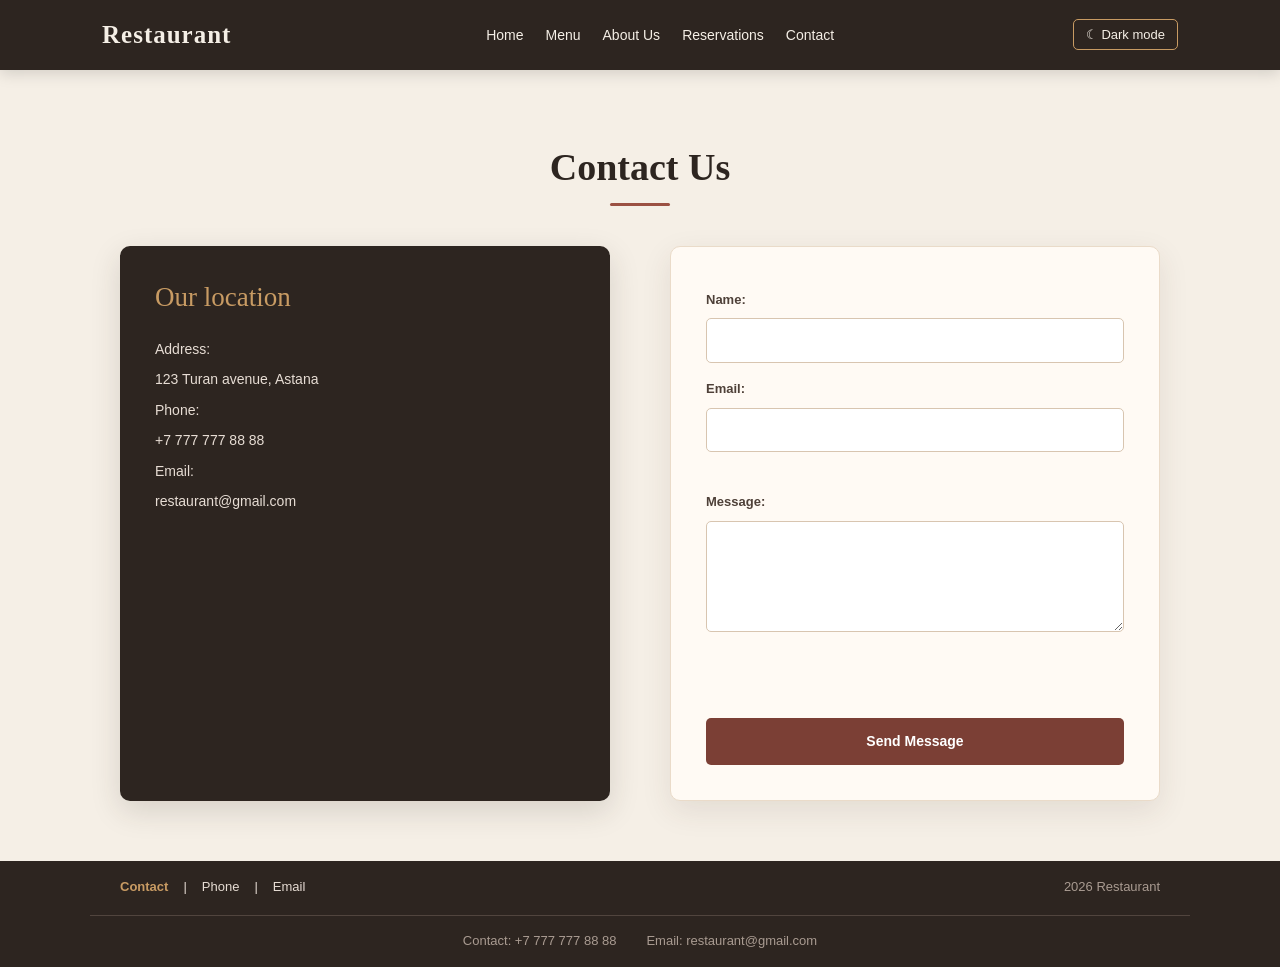
<file: contact.html>
<!DOCTYPE html>
<html lang="en">
<head>
    <meta charset="UTF-8">
    <meta name="viewport" content="width=device-width, initial-scale=1.0">
    <title>Restaurant - Contact</title>

    <link href="https://cdn.jsdelivr.net/npm/bootstrap@5.3.3/dist/css/bootstrap.min.css" rel="stylesheet">
    <link rel="stylesheet" href="style.css">
</head>

<body>
<div class="site-wrapper">

    <nav class="navbar navbar-expand-lg restaurant-nav">
        <div class="container">
            <a class="navbar-brand" href="index.html">Restaurant</a>

            <button class="navbar-toggler" type="button" data-bs-toggle="collapse" data-bs-target="#mainNav">
                <span class="navbar-toggler-icon"></span>
            </button>

            <div class="collapse navbar-collapse" id="mainNav">
                <ul class="navbar-nav mx-auto">
                    <li class="nav-item"><a class="nav-link" href="index.html">Home</a></li>
                    <li class="nav-item"><a class="nav-link" href="menu.html">Menu</a></li>
                    <li class="nav-item"><a class="nav-link" href="about.html">About Us</a></li>
                    <li class="nav-item"><a class="nav-link" href="reservation.html">Reservations</a></li>
                    <li class="nav-item"><a class="nav-link" href="contact.html">Contact</a></li>
                </ul>

                <button type="button" class="theme-toggle" id="themeToggle" aria-label="Switch color theme">
                    <span aria-hidden="true">☾</span> Dark mode
                </button>
            </div>
        </div>
    </nav>

    <main class="container contact-page">
        <h1 class="page-title">Contact Us</h1>

        <div class="contact-grid">
            <section class="contact-info">
                <h2>Our location</h2>

                <p>Address:</p>
                <p>123 Turan avenue, Astana</p>

                <p>Phone:</p>
                <p>+7 777 777 88 88</p>

                <p>Email:</p>
                <p>restaurant@gmail.com</p>
            </section>

            <section class="contact-form">
                <form id="contactForm" novalidate>
                    <label for="contact-name">Name:</label>
                    <input type="text" id="contact-name" required>

                    <label for="contact-email">Email:</label>
                    <input type="email" id="contact-email" required>
                    <small class="field-error" id="contactEmailError"></small>

                    <label for="contact-message">Message:</label>
                    <textarea id="contact-message" rows="4" required></textarea>
                    <small class="field-error" id="contactMessageError"></small>

                    <p id="contactMessageStatus" class="form-message" role="status" aria-live="polite"></p>

                    <button type="submit" class="reservation-button">Send Message</button>
                </form>
            </section>
        </div>
    </main>

    <footer class="footer">
        <div class="footer-top">
            <a href="contact.html">Contact</a>
            <span>|</span>
            <span>Phone</span>
            <span>|</span>
            <span>Email</span>
            <span class="copyright">2026 Restaurant</span>
        </div>

        <div class="footer-bottom">
            <p>Contact: +7 777 777 88 88</p>
            <p>Email: restaurant@gmail.com</p>
        </div>
    </footer>

</div>

<script src="https://cdn.jsdelivr.net/npm/bootstrap@5.3.3/dist/js/bootstrap.bundle.min.js"></script>
<script src="https://code.jquery.com/jquery-3.7.1.min.js"></script>
<script src="js/script.js"></script>
<script src="js/jquery-functions.js"></script>

</body>
</html>
</file>
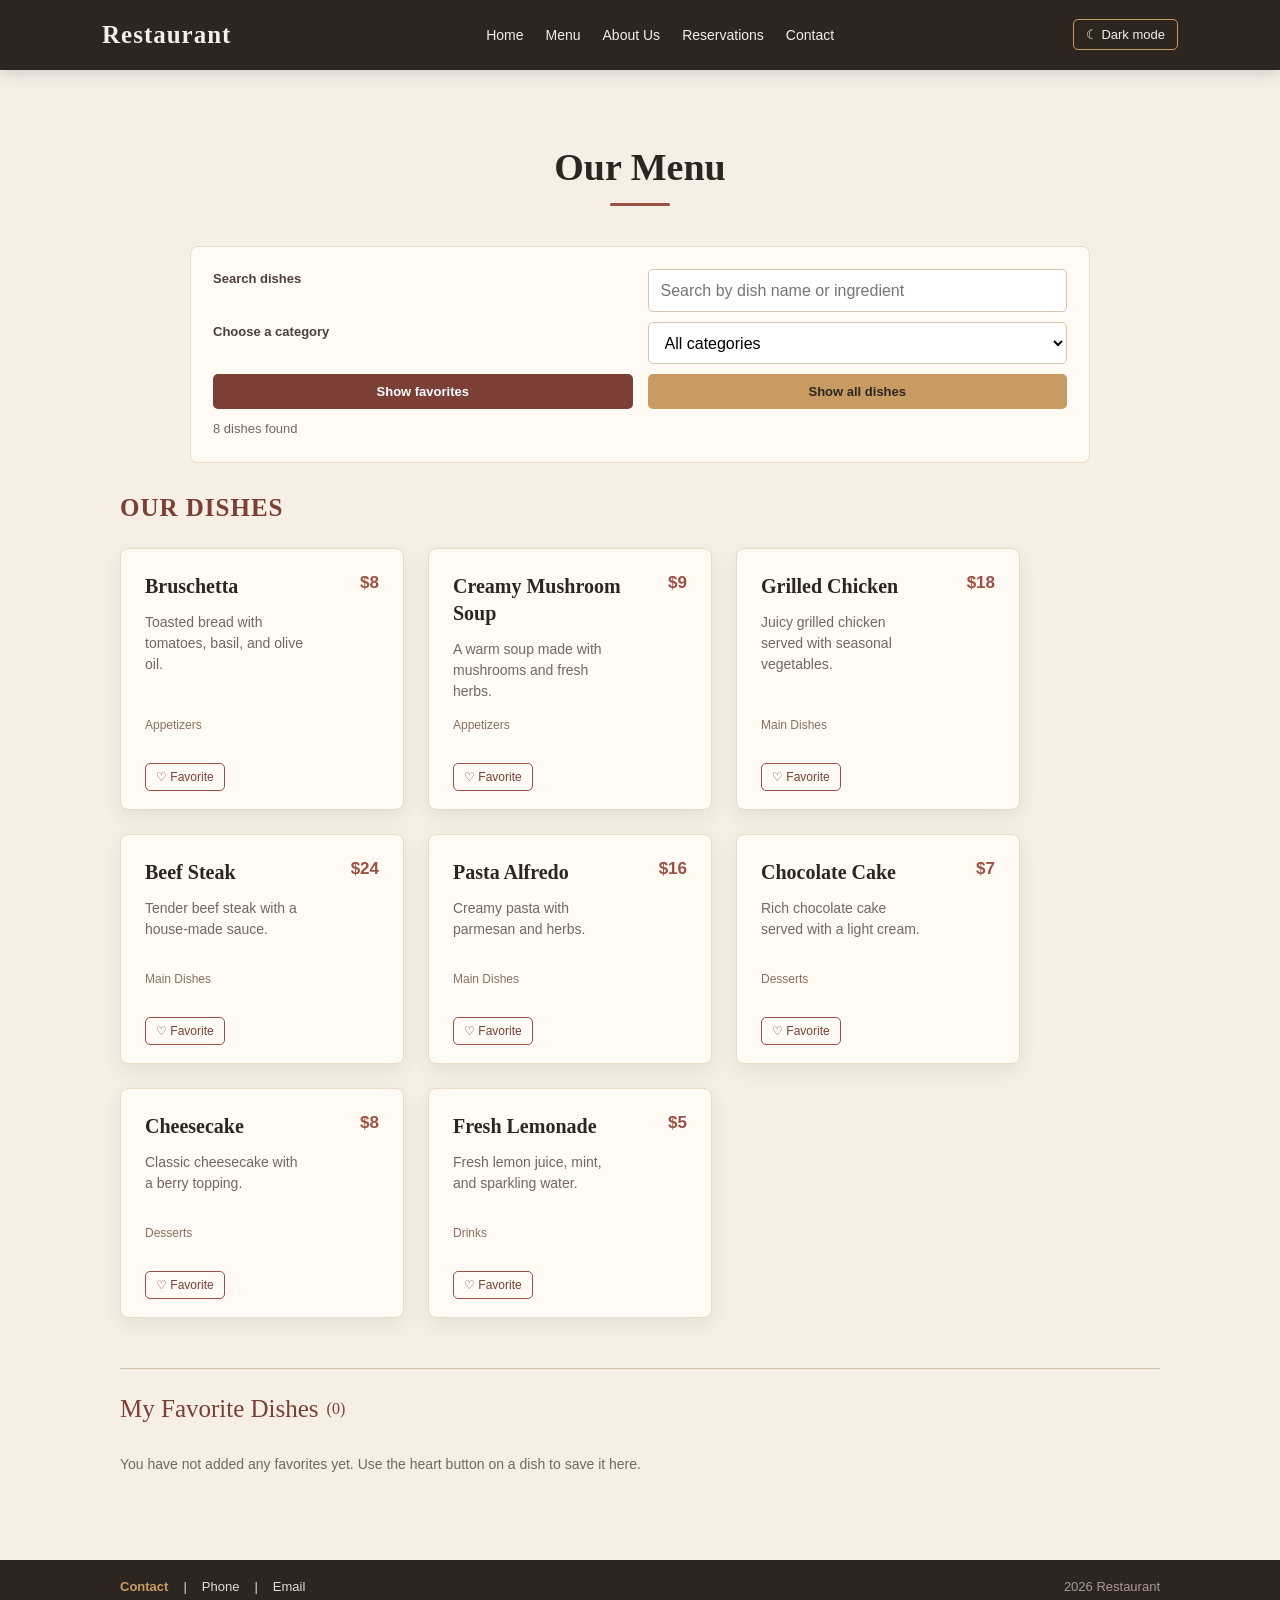
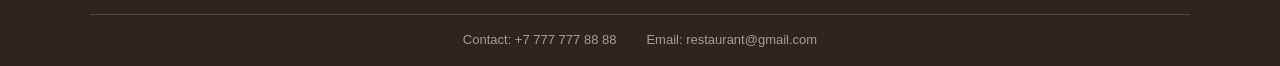
<file: menu.html>
<!DOCTYPE html>
<html lang="en">
<head>
    <meta charset="UTF-8">
    <meta name="viewport" content="width=device-width, initial-scale=1.0">
    <title>Restaurant - Menu</title>

    <link href="https://cdn.jsdelivr.net/npm/bootstrap@5.3.3/dist/css/bootstrap.min.css" rel="stylesheet">
    <link rel="stylesheet" href="style.css">
</head>

<body>
<div class="site-wrapper">

    <nav class="navbar navbar-expand-lg restaurant-nav">
        <div class="container">
            <a class="navbar-brand" href="index.html">Restaurant</a>

            <button class="navbar-toggler" type="button" data-bs-toggle="collapse" data-bs-target="#mainNav">
                <span class="navbar-toggler-icon"></span>
            </button>

            <div class="collapse navbar-collapse" id="mainNav">
                <ul class="navbar-nav mx-auto">
                    <li class="nav-item"><a class="nav-link" href="index.html">Home</a></li>
                    <li class="nav-item"><a class="nav-link" href="menu.html">Menu</a></li>
                    <li class="nav-item"><a class="nav-link" href="about.html">About Us</a></li>
                    <li class="nav-item"><a class="nav-link" href="reservation.html">Reservations</a></li>
                    <li class="nav-item"><a class="nav-link" href="contact.html">Contact</a></li>
                </ul>

                <button type="button" class="theme-toggle" id="themeToggle" aria-label="Switch color theme">
                    <span aria-hidden="true">☾</span> Dark mode
                </button>
            </div>
        </div>
    </nav>

    <main class="container menu-page">
        <h1 class="page-title">Our Menu</h1>

        <section class="menu-tools" aria-label="Menu search and filters">
            <label for="menuSearch">Search dishes</label>
            <input type="search" id="menuSearch" placeholder="Search by dish name or ingredient">

            <label for="categoryFilter">Choose a category</label>
            <select id="categoryFilter">
                <option value="all">All categories</option>
                <option value="Appetizers">Appetizers</option>
                <option value="Main Dishes">Main Dishes</option>
                <option value="Desserts">Desserts</option>
                <option value="Drinks">Drinks</option>
            </select>

            <button type="button" id="showFavorites" class="filter-button">Show favorites</button>
            <button type="button" id="showAllDishes" class="filter-button secondary-filter">Show all dishes</button>

            <p id="menuResultCount" class="menu-result-count" aria-live="polite"></p>
        </section>

        <section class="menu-section">
            <h2>Our dishes</h2>
            <div class="menu-grid" id="menuGrid" aria-live="polite"></div>
            <p id="noMenuResults" class="empty-state" hidden>
                No dishes match your search. Try another keyword or category.
            </p>
        </section>

        <section class="favorites-section" id="favoritesSection">
            <h2>My Favorite Dishes <span id="favoriteCount">(0)</span></h2>
            <div class="menu-grid" id="favoritesGrid"></div>
            <p id="emptyFavorites" class="empty-state">
                You have not added any favorites yet. Use the heart button on a dish to save it here.
            </p>
        </section>
    </main>

    <footer class="footer">
        <div class="footer-top">
            <a href="contact.html">Contact</a>
            <span>|</span>
            <span>Phone</span>
            <span>|</span>
            <span>Email</span>
            <span class="copyright">2026 Restaurant</span>
        </div>

        <div class="footer-bottom">
            <p>Contact: +7 777 777 88 88</p>
            <p>Email: restaurant@gmail.com</p>
        </div>
    </footer>

</div>

<script src="https://cdn.jsdelivr.net/npm/bootstrap@5.3.3/dist/js/bootstrap.bundle.min.js"></script>
<script src="https://code.jquery.com/jquery-3.7.1.min.js"></script>
<script src="js/script.js"></script>
<script src="js/jquery-functions.js"></script>

</body>
</html>
</file>
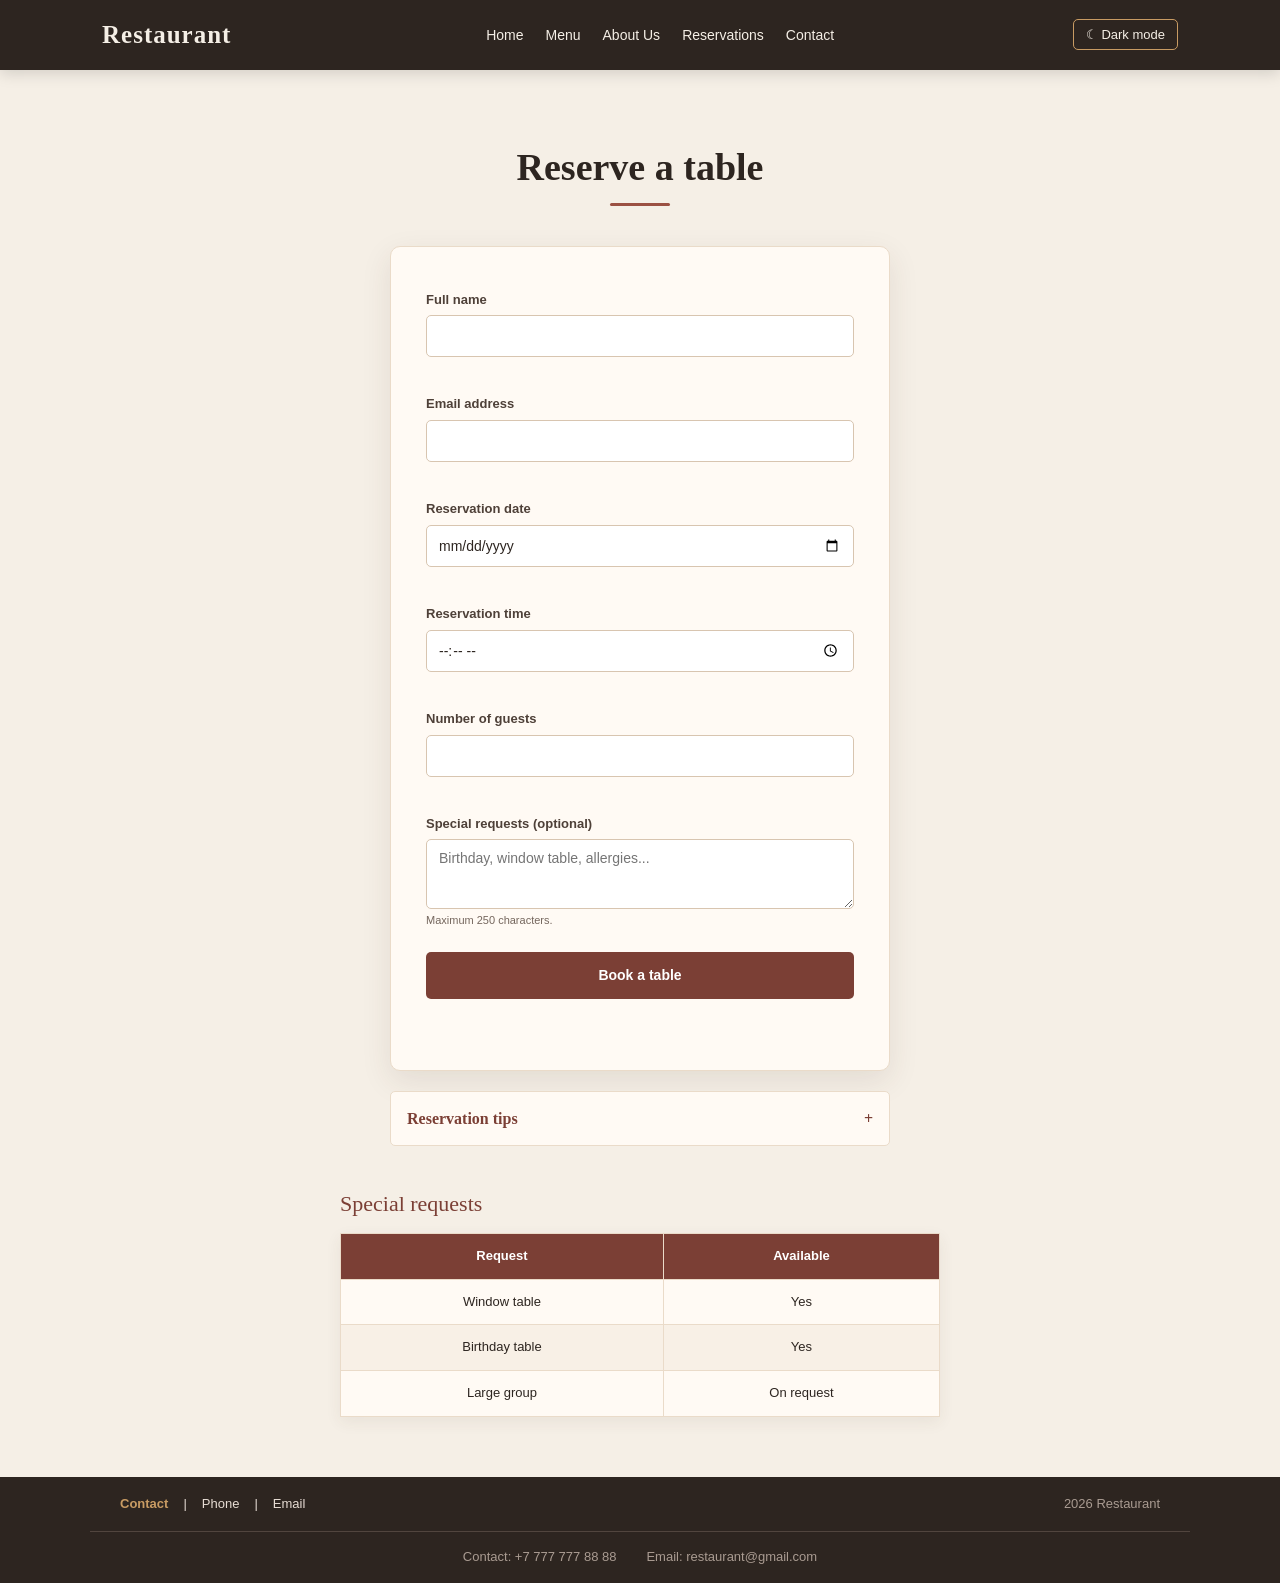
<file: reservation.html>
<!DOCTYPE html>
<html lang="en">
<head>
    <meta charset="UTF-8">
    <meta name="viewport" content="width=device-width, initial-scale=1.0">
    <title>Restaurant - Reservation</title>

    <link href="https://cdn.jsdelivr.net/npm/bootstrap@5.3.3/dist/css/bootstrap.min.css" rel="stylesheet">
    <link rel="stylesheet" href="style.css">
</head>

<body>
<div class="site-wrapper">

    <nav class="navbar navbar-expand-lg restaurant-nav">
        <div class="container">
            <a class="navbar-brand" href="index.html">Restaurant</a>

            <button class="navbar-toggler" type="button" data-bs-toggle="collapse" data-bs-target="#mainNav">
                <span class="navbar-toggler-icon"></span>
            </button>

            <div class="collapse navbar-collapse" id="mainNav">
                <ul class="navbar-nav mx-auto">
                    <li class="nav-item"><a class="nav-link" href="index.html">Home</a></li>
                    <li class="nav-item"><a class="nav-link" href="menu.html">Menu</a></li>
                    <li class="nav-item"><a class="nav-link" href="about.html">About Us</a></li>
                    <li class="nav-item"><a class="nav-link" href="reservation.html">Reservations</a></li>
                    <li class="nav-item"><a class="nav-link" href="contact.html">Contact</a></li>
                </ul>

                <button type="button" class="theme-toggle" id="themeToggle" aria-label="Switch color theme">
                    <span aria-hidden="true">☾</span> Dark mode
                </button>
            </div>
        </div>
    </nav>

    <main class="container reservation-page">
        <h1 class="page-title">Reserve a table</h1>

        <form class="reservation-form" id="reservationForm" novalidate>
            <div class="form-field">
                <label for="name">Full name</label>
                <input type="text" id="name" name="name" autocomplete="name" required minlength="2">
                <small class="field-error" id="nameError"></small>
            </div>

            <div class="form-field">
                <label for="email">Email address</label>
                <input type="email" id="email" name="email" autocomplete="email" required>
                <small class="field-error" id="emailError"></small>
            </div>

            <div class="form-field">
                <label for="date">Reservation date</label>
                <input type="date" id="date" name="date" required>
                <small class="field-error" id="dateError"></small>
            </div>

            <div class="form-field">
                <label for="time">Reservation time</label>
                <input type="time" id="time" name="time" required>
                <small class="field-error" id="timeError"></small>
            </div>

            <div class="form-field">
                <label for="guests">Number of guests</label>
                <input type="number" id="guests" name="guests" min="1" max="20" required>
                <small class="field-error" id="guestsError"></small>
            </div>

            <div class="form-field">
                <label for="requests">Special requests (optional)</label>
                <textarea id="requests" name="requests" rows="3" maxlength="250"
                    placeholder="Birthday, window table, allergies..."></textarea>
                <small class="field-hint">Maximum 250 characters.</small>
            </div>

            <button type="submit" class="reservation-button">Book a table</button>
            <p id="reservationMessage" class="form-message" role="status" aria-live="polite"></p>
        </form>

        <div class="reservation-help">
            <button type="button" class="help-toggle" aria-expanded="false">
                Reservation tips <span aria-hidden="true">+</span>
            </button>

            <div class="help-content">
                <p>
                    Please arrive a few minutes before your booking. For groups larger than
                    8 guests or special arrangements, include a note in the special requests field.
                </p>
            </div>
        </div>

        <section class="reservation-table">
            <h2>Special requests</h2>

            <table>
                <thead>
                    <tr>
                        <th>Request</th>
                        <th>Available</th>
                    </tr>
                </thead>

                <tbody>
                    <tr><td>Window table</td><td>Yes</td></tr>
                    <tr><td>Birthday table</td><td>Yes</td></tr>
                    <tr><td>Large group</td><td>On request</td></tr>
                </tbody>
            </table>
        </section>
    </main>

    <footer class="footer">
        <div class="footer-top">
            <a href="contact.html">Contact</a>
            <span>|</span>
            <span>Phone</span>
            <span>|</span>
            <span>Email</span>
            <span class="copyright">2026 Restaurant</span>
        </div>

        <div class="footer-bottom">
            <p>Contact: +7 777 777 88 88</p>
            <p>Email: restaurant@gmail.com</p>
        </div>
    </footer>

</div>

<script src="https://cdn.jsdelivr.net/npm/bootstrap@5.3.3/dist/js/bootstrap.bundle.min.js"></script>
<script src="https://code.jquery.com/jquery-3.7.1.min.js"></script>
<script src="js/script.js"></script>
<script src="js/jquery-functions.js"></script>

</body>
</html>
</file>
<file: style.css>
/* =========================================
   ENDTERM INTERACTIVE FEATURES
========================================= */

.theme-toggle {
    border: 1px solid #c89b63;
    color: #f5efe6;
    background: transparent;
    border-radius: 5px;
    padding: 7px 12px;
    font: 13px Arial, sans-serif;
    white-space: nowrap;
    transition: background-color .2s ease;
}

.theme-toggle:hover {
    background: #7b3f35;
}

.menu-tools {
    max-width: 900px;
    margin: 0 auto 30px;
    padding: 22px;
    background: #fffaf4;
    border: 1px solid #eadbc9;
    border-radius: 8px;
    display: grid;
    grid-template-columns: 1fr 1fr;
    gap: 10px 15px;
    font-family: Arial, sans-serif;
}

.menu-tools label {
    font-size: 13px;
    font-weight: bold;
    color: #4e4038;
}

.menu-tools input,
.menu-tools select {
    width: 100%;
    min-height: 42px;
    padding: 8px 12px;
    border: 1px solid #d8c5b0;
    border-radius: 5px;
    background: white;
}

.filter-button {
    border: 0;
    background: #7b3f35;
    color: white;
    padding: 10px 14px;
    border-radius: 5px;
    font: bold 13px Arial, sans-serif;
}

.secondary-filter {
    background: #c89b63;
    color: #2d2520;
}

.menu-result-count {
    grid-column: 1 / -1;
    margin: 0;
    color: #75675e;
    font-size: 13px;
}

.menu-card {
    padding-bottom: 58px;
}

.menu-card .dish-category {
    display: inline-block;
    position: static;
    margin-top: 12px;
    color: #8a7160;
    font: 12px Arial, sans-serif;
}

.menu-card .dish-price {
    position: absolute;
    right: 25px;
    top: 25px;
    color: #9b5143;
    font: bold 18px Arial, sans-serif;
}

.favorite-button {
    position: absolute;
    bottom: 16px;
    left: 25px;
    border: 1px solid #9b5143;
    border-radius: 5px;
    padding: 6px 10px;
    color: #7b3f35;
    background: transparent;
    font: 12px Arial, sans-serif;
}

.favorite-button.is-favorite {
    background: #7b3f35;
    color: white;
}

.favorites-section {
    max-width: 900px;
    margin: 45px auto 0;
    padding-top: 25px;
    border-top: 1px solid #d8c5b0;
}

.favorites-section h2,
.faq-section h2,
.section-heading {
    color: #7b3f35;
    font-size: 25px;
    margin-bottom: 20px;
}

.empty-state {
    color: #75675e;
    font: 14px Arial, sans-serif;
    padding: 12px 0;
}

.form-field {
    display: flex;
    flex-direction: column;
    gap: 5px;
}

.reservation-form textarea {
    border: 1px solid #d8c5b0;
    border-radius: 5px;
    padding: 10px 12px;
    font: 14px Arial, sans-serif;
    resize: vertical;
}

.field-error {
    min-height: 16px;
    color: #a52e2e;
    font: 12px Arial, sans-serif;
}

.field-hint {
    color: #75675e;
    font: 11px Arial, sans-serif;
}

.input-invalid {
    border-color: #b83232 !important;
    background: #fff8f8 !important;
}

.form-message {
    min-height: 20px;
    margin: 8px 0 0;
    font: 13px Arial, sans-serif;
}

.error-message {
    color: #a52e2e;
}

.success-message {
    color: #27643b;
    background: #edf7ef;
    border: 1px solid #c8e5ce;
    padding: 10px;
    border-radius: 5px;
}

.reservation-help {
    width: 500px;
    max-width: 100%;
    margin: 20px auto;
}

.help-toggle,
.faq-question {
    width: 100%;
    border: 1px solid #eadbc9;
    background: #fffaf4;
    color: #7b3f35;
    padding: 14px 16px;
    text-align: left;
    font-weight: bold;
    border-radius: 5px;
}

.help-toggle span,
.faq-question span {
    float: right;
}

.help-content,
.faq-answer {
    display: none;
    padding: 12px 16px;
    background: #fffaf4;
    border: 1px solid #eadbc9;
    border-top: 0;
    font: 14px Arial, sans-serif;
}

.help-content p,
.faq-answer p {
    margin: 0;
}

.faq-section {
    max-width: 850px;
    margin: 55px auto 15px;
}

.faq-item {
    margin-bottom: 10px;
}

.faq-question {
    border-radius: 5px;
}

.highlights-section {
    padding: 20px 30px 65px;
}

.section-heading {
    text-align: center;
}

.highlights-grid {
    display: grid;
    grid-template-columns: repeat(3, 1fr);
    gap: 20px;
}

.highlight-card {
    background: #fffaf4;
    border: 1px solid #eadbc9;
    border-radius: 8px;
    padding: 22px;
}

.highlight-card h2 {
    font-size: 19px;
    color: #7b3f35;
}

.highlight-card p {
    margin: 0;
    color: #75675e;
    font: 14px/1.6 Arial, sans-serif;
}

/* Dark theme */

body.dark-theme {
    background: #201b19;
    color: #f5efe6;
}

.dark-theme .home-section,
.dark-theme .menu-page,
.dark-theme .about-page,
.dark-theme .reservation-page,
.dark-theme .contact-page {
    background: #201b19;
}

.dark-theme .page-title,
.dark-theme .home-text h1 {
    color: #f5efe6;
}

.dark-theme .menu-card,
.dark-theme .menu-tools,
.dark-theme .reservation-form,
.dark-theme .contact-form,
.dark-theme .team-card,
.dark-theme .highlight-card,
.dark-theme .help-toggle,
.dark-theme .help-content,
.dark-theme .faq-question,
.dark-theme .faq-answer {
    background: #302723;
    color: #f5efe6;
    border-color: #5b4639;
}

.dark-theme .menu-card h3,
.dark-theme .story-content h2,
.dark-theme .reservation-table h2,
.dark-theme .favorites-section h2 {
    color: #e2b77f;
}

.dark-theme .menu-card p,
.dark-theme .story-content p,
.dark-theme .empty-state,
.dark-theme .highlight-card p {
    color: #d3c4b8;
}

.dark-theme .menu-tools label,
.dark-theme .reservation-form label {
    color: #f0dfd0;
}

.dark-theme .favorites-section {
    border-color: #5b4639;
}

.dark-theme .home-text p {
    color: #d3c4b8;
}

/* Mobile adjustments */

@media (max-width: 576px) {
    .menu-tools {
        grid-template-columns: 1fr;
        padding: 17px;
    }

    .menu-result-count {
        grid-column: auto;
    }

    .highlights-grid {
        grid-template-columns: 1fr;
    }

    .theme-toggle {
        margin: 10px 0;
    }

    .faq-section {
        margin: 40px 0 10px;
    }
}
* {
    box-sizing: border-box;
}

html {
    scroll-behavior: smooth;
}

body {
    margin: 0;

    font-family: Georgia, "Times New Roman", serif;

    background-color: #f5efe6;

    color: #2d2520;

    line-height: 1.6;
}

.site-wrapper {
    width: 100%;
    min-height: 100vh;

    display: flex;
    flex-direction: column;
}


/* =========================================
   NAVIGATION
========================================= */

.restaurant-nav {
    background-color: #2d2520;

    margin: 0;

    min-height: 70px;

    box-shadow: 0 3px 15px rgba(0, 0, 0, 0.15);

    position: relative;
    z-index: 100;
}

.restaurant-nav .container {
    max-width: 1100px;
}

.restaurant-nav .navbar-brand {
    color: #f5efe6;

    font-size: 25px;

    font-weight: bold;

    letter-spacing: 1px;

    transition: color 0.3s ease;
}

.restaurant-nav .navbar-brand:hover {
    color: #c89b63;
}

.restaurant-nav .nav-link {
    color: #f5efe6;

    font-family: Arial, Helvetica, sans-serif;

    font-size: 14px;

    padding: 8px 15px;

    margin: 0 3px;

    border-radius: 5px;

    transition:
        background-color 0.3s ease,
        color 0.3s ease;
}

.restaurant-nav .nav-link:hover {
    color: #ffffff;

    background-color: #7b3f35;
}

.restaurant-nav .navbar-toggler {
    border-color: #c89b63;
}

.restaurant-nav .navbar-toggler-icon {
    filter: brightness(0) invert(1);
}


/* =========================================
   MAIN
========================================= */

main {
    flex: 1;
}

.container {
    max-width: 1100px;
}

.page-title {
    text-align: center;

    color: #2d2520;

    font-size: 38px;

    font-weight: bold;

    margin: 15px 0 40px;

    position: relative;
}

.page-title::after {
    content: "";

    display: block;

    width: 60px;

    height: 3px;

    background-color: #9b5143;

    margin: 12px auto 0;

    border-radius: 10px;
}


/* =========================================
   HOME PAGE
========================================= */

.home-section {
    background-color: #f5efe6;

    margin-top: 0;

    padding: 90px 30px;

    min-height: 520px;

    display: flex;

    align-items: center;
}

.home-content {
    width: 100%;

    display: flex;

    align-items: center;

    justify-content: space-between;

    gap: 70px;
}

.home-text {
    width: 48%;
}

.home-text h1 {
    font-size: 50px;

    line-height: 1.15;

    color: #2d2520;

    font-weight: bold;

    margin-bottom: 20px;
}

.home-text p {
    font-family: Arial, Helvetica, sans-serif;

    font-size: 17px;

    color: #6c5d53;

    line-height: 1.7;

    max-width: 430px;

    margin-bottom: 30px;
}


/* Buttons */

.home-buttons {
    display: flex;

    align-items: center;

    gap: 12px;

    margin-top: 20px;
}

.main-button,
.secondary-button {
    text-decoration: none;

    font-family: Arial, Helvetica, sans-serif;

    font-size: 14px;

    font-weight: bold;

    padding: 12px 22px;

    border-radius: 5px;

    display: inline-block;

    transition:
        transform 0.2s ease,
        background-color 0.3s ease,
        color 0.3s ease;
}

.main-button {
    background-color: #7b3f35;

    color: white;

    border: 1px solid #7b3f35;
}

.main-button:hover {
    background-color: #5f3029;

    color: white;

    transform: translateY(-2px);
}

.secondary-button {
    background-color: transparent;

    color: #7b3f35;

    border: 1px solid #7b3f35;
}

.secondary-button:hover {
    background-color: #7b3f35;

    color: white;

    transform: translateY(-2px);
}


/* Restaurant Image */

.restaurant-image {
    width: 100%;

    min-height: 330px;

    background:
        linear-gradient(
            rgba(45, 37, 32, 0.2),
            rgba(45, 37, 32, 0.55)
        ),
        linear-gradient(
            135deg,
            #9b5143,
            #c89b63
        );

    color: white;

    display: flex;

    align-items: center;

    justify-content: center;

    font-family: Arial, Helvetica, sans-serif;

    font-size: 18px;

    font-weight: bold;

    letter-spacing: 1px;

    border-radius: 10px;

    box-shadow: 0 15px 35px rgba(45, 37, 32, 0.2);

    position: relative;

    overflow: hidden;
}

.restaurant-image::before {
    content: "RESTAURANT";

    position: absolute;

    font-size: 50px;

    opacity: 0.08;

    transform: rotate(-20deg);
}

.restaurant-image img {
    width: 100%;
    height: 100%;
    object-fit: cover;
    display: block;
}


/* =========================================
   MENU
========================================= */

.menu-page {
    background-color: #f5efe6;

    padding: 60px 30px;

    min-height: 650px;
}

.menu-section {
    margin-bottom: 50px;
}

.menu-section h2 {
    font-size: 25px;

    color: #7b3f35;

    font-weight: bold;

    margin-bottom: 25px;

    text-transform: uppercase;

    letter-spacing: 1px;
}

.menu-grid {
    display: grid;

    grid-template-columns: repeat(2, 1fr);

    gap: 25px;

    max-width: 900px;
}

.menu-card {
    background-color: #fffaf4;

    min-height: 130px;

    padding: 25px;

    border-radius: 8px;

    border: 1px solid #eadbc9;

    box-shadow: 0 7px 20px rgba(70, 50, 40, 0.08);

    position: relative;

    transition:
        transform 0.3s ease,
        box-shadow 0.3s ease;
}

.menu-card:hover {
    transform: translateY(-5px);

    box-shadow: 0 12px 25px rgba(70, 50, 40, 0.15);
}

.menu-card h3 {
    font-size: 20px;

    color: #2d2520;

    margin: 0 0 10px;

    font-weight: bold;
}

.menu-card p {
    font-family: Arial, Helvetica, sans-serif;

    font-size: 14px;

    color: #75675e;

    margin: 0;

    max-width: 70%;
}

.menu-card span {
    position: absolute;

    right: 25px;

    top: 25px;

    color: #9b5143;

    font-family: Arial, Helvetica, sans-serif;

    font-size: 18px;

    font-weight: bold;
}


/* =========================================
   ABOUT PAGE
========================================= */

.about-page {
    background-color: #f5efe6;

    padding: 60px 30px;

    min-height: 650px;
}

.about-story {
    display: flex;

    align-items: center;

    gap: 70px;

    margin-top: 20px;

    margin-bottom: 60px;
}

.about-image {
    width: 48%;

    min-height: 300px;

    background:
        linear-gradient(
            135deg,
            #9b5143,
            #c89b63
        );

    color: white;

    display: flex;

    align-items: center;

    justify-content: center;

    font-family: Arial, Helvetica, sans-serif;

    font-size: 18px;

    border-radius: 10px;

    box-shadow: 0 15px 30px rgba(45, 37, 32, 0.15);
}

.story-content {
    width: 48%;
}

.story-content h2 {
    font-size: 32px;

    color: #7b3f35;

    margin-bottom: 20px;
}

.story-content p {
    font-family: Arial, Helvetica, sans-serif;

    font-size: 15px;

    color: #655850;

    line-height: 1.8;

    margin-bottom: 15px;
}


/* Team */

.team-section {
    display: grid;

    grid-template-columns: repeat(3, 1fr);

    gap: 25px;

    margin-top: 30px;
}

.team-card {
    text-align: center;

    background-color: #fffaf4;

    padding: 20px;

    border-radius: 8px;

    border: 1px solid #eadbc9;

    box-shadow: 0 5px 18px rgba(70, 50, 40, 0.08);
}

.team-photo {
    height: 150px;

    background: 
        linear-gradient(
            135deg,
            #d7b892,
            #9b5143
        );

    color: white;

    display: flex;
    align-items: center;
    justify-content: center;

    font-family: Arial, Helvetica, sans-serif;

    border-radius: 6px;
    margin-bottom: 15px;

    overflow: hidden;
}

.team-photo img {
    width: 100%;
    height: 100%;
    object-fit: cover;
}

.team-card p {
    font-size: 16px;

    color: #7b3f35;

    font-weight: bold;

    margin: 0;
}


/* =========================================
   RESERVATION
========================================= */

.reservation-page {
    background-color: #f5efe6;

    padding: 60px 30px;

    min-height: 650px;
}

.reservation-form {
    width: 500px;

    max-width: 100%;

    margin: 0 auto;

    background-color: #fffaf4;

    padding: 35px;

    border-radius: 10px;

    border: 1px solid #eadbc9;

    box-shadow: 0 10px 30px rgba(70, 50, 40, 0.1);

    display: flex;

    flex-direction: column;

    gap: 8px;
}

.reservation-form label {
    font-family: Arial, Helvetica, sans-serif;

    font-size: 13px;

    font-weight: bold;

    color: #4e4038;

    margin-top: 8px;
}

.reservation-form input {
    height: 42px;

    border: 1px solid #d8c5b0;

    background-color: white;

    color: #2d2520;

    padding: 8px 12px;

    font-family: Arial, Helvetica, sans-serif;

    font-size: 14px;

    border-radius: 5px;

    outline: none;
}

.reservation-form input:focus {
    border-color: #9b5143;

    box-shadow: 0 0 0 3px rgba(155, 81, 67, 0.1);
}

.reservation-button {
    background-color: #7b3f35;

    color: white;

    border: none;

    padding: 12px 20px;

    font-family: Arial, Helvetica, sans-serif;

    font-size: 14px;

    font-weight: bold;

    cursor: pointer;

    margin-top: 18px;

    border-radius: 5px;

    transition: background-color 0.3s ease;
}

.reservation-button:hover {
    background-color: #5f3029;
}


/* Reservation table */

.reservation-table {
    margin: 45px auto 0;

    width: 600px;

    max-width: 100%;
}

.reservation-table h2 {
    font-size: 22px;

    color: #7b3f35;

    margin-bottom: 15px;
}

.reservation-table table {
    width: 100%;

    border-collapse: collapse;

    background-color: #fffaf4;

    font-family: Arial, Helvetica, sans-serif;

    font-size: 13px;

    box-shadow: 0 5px 15px rgba(70, 50, 40, 0.07);
}

.reservation-table th {
    background-color: #7b3f35;

    color: white;

    font-weight: bold;
}

.reservation-table th,
.reservation-table td {
    border: 1px solid #eadbc9;

    padding: 12px;

    text-align: center;
}

.reservation-table tr:nth-child(even) {
    background-color: #f8f0e6;
}


/* =========================================
   CONTACT
========================================= */

.contact-page {
    background-color: #f5efe6;

    padding: 60px 30px;

    min-height: 650px;
}

.contact-grid {
    display: grid;

    grid-template-columns: 1fr 1fr;

    gap: 60px;

    margin-top: 30px;
}

.contact-info {
    background-color: #2d2520;

    color: #f5efe6;

    padding: 35px;

    border-radius: 10px;

    box-shadow: 0 10px 30px rgba(45, 37, 32, 0.15);
}

.contact-info h2 {
    font-size: 27px;

    color: #c89b63;

    margin-bottom: 25px;
}

.contact-info p {
    font-family: Arial, Helvetica, sans-serif;

    font-size: 14px;

    margin: 8px 0;

    color: #e7ddd4;
}

.contact-form {
    background-color: #fffaf4;

    padding: 35px;

    border-radius: 10px;

    border: 1px solid #eadbc9;

    box-shadow: 0 10px 30px rgba(70, 50, 40, 0.1);
}

.contact-form form {
    display: flex;

    flex-direction: column;

    gap: 8px;
}

.contact-form label {
    font-family: Arial, Helvetica, sans-serif;

    font-size: 13px;

    font-weight: bold;

    color: #4e4038;

    margin-top: 8px;
}

.contact-form input,
.contact-form textarea {
    width: 100%;

    border: 1px solid #d8c5b0;

    background-color: white;

    color: #2d2520;

    padding: 10px;

    font-family: Arial, Helvetica, sans-serif;

    font-size: 14px;

    border-radius: 5px;

    outline: none;
}

.contact-form input:focus,
.contact-form textarea:focus {
    border-color: #9b5143;

    box-shadow: 0 0 0 3px rgba(155, 81, 67, 0.1);
}


/* =========================================
   FOOTER
========================================= */

.footer {
    background-color: #2d2520;

    color: #e7ddd4;

    margin: 0;

    font-family: Arial, Helvetica, sans-serif;

    font-size: 13px;
}

.footer-top {
    max-width: 1100px;

    margin: 0 auto;

    min-height: 55px;

    padding: 15px 30px;

    display: flex;

    align-items: center;

    justify-content: center;

    gap: 15px;

    border-bottom: 1px solid #51453e;
}

.footer-top a {
    color: #c89b63;

    text-decoration: none;

    font-weight: bold;
}

.footer-top a:hover {
    color: white;
}

.copyright {
    margin-left: auto;

    color: #a99b91;
}

.footer-bottom {
    max-width: 1100px;

    margin: 0 auto;

    padding: 15px 30px;

    display: flex;

    justify-content: center;

    gap: 30px;
}

.footer-bottom p {
    margin: 0;

    color: #a99b91;
}


/* =========================================
   TABLET
========================================= */

@media (max-width: 992px) {

    .restaurant-nav .nav-link {
        padding: 8px;
    }


    .home-content {
        gap: 35px;
    }


    .home-text h1 {
        font-size: 40px;
    }


    .about-story {
        gap: 35px;
    }


    .contact-grid {
        gap: 30px;
    }


    .footer-top,
    .footer-bottom {
        padding-left: 20px;

        padding-right: 20px;
    }

}


/* =========================================
   MOBILE
========================================= */

@media (max-width: 576px) {

    .restaurant-nav {
        min-height: 60px;
    }


    .restaurant-nav .navbar-brand {
        font-size: 20px;
    }


    .page-title {
        font-size: 30px;

        margin-bottom: 30px;
    }


    /* Home */

    .home-section {
        padding: 55px 20px;
    }


    .home-content {
        flex-direction: column;

        gap: 35px;
    }


    .home-text,
    .restaurant-image {
        width: 100%;
    }


    .home-text h1 {
        font-size: 35px;
    }


    .home-text p {
        font-size: 15px;
    }


    .home-buttons {
        flex-direction: column;

        align-items: stretch;
    }


    .main-button,
    .secondary-button {
        text-align: center;
    }


    .restaurant-image {
        min-height: 230px;
    }


    /* Menu */

    .menu-page {
        padding: 45px 20px;
    }


    .menu-grid {
        grid-template-columns: 1fr;
    }


    /* About */

    .about-page {
        padding: 45px 20px;
    }


    .about-story {
        flex-direction: column;

        gap: 30px;
    }


    .about-image,
    .story-content {
        width: 100%;
    }


    .about-image {
        min-height: 220px;
    }


    .team-section {
        grid-template-columns: 1fr;
    }


    /* Reservation */

    .reservation-page {
        padding: 45px 20px;
    }


    .reservation-form {
        padding: 25px;
    }


    /* Contact */

    .contact-page {
        padding: 45px 20px;
    }


    .contact-grid {
        grid-template-columns: 1fr;
    }


    /* Footer */

    .footer-top {
        flex-wrap: wrap;

        justify-content: center;

        text-align: center;
    }


    .copyright {
        width: 100%;

        margin-left: 0;

        margin-top: 5px;
    }


    .footer-bottom {
        flex-direction: column;

        align-items: center;

        gap: 5px;

        text-align: center;
    }

}
/* FIX: Menu layout and overlapping elements */

.menu-grid {
    display: grid !important;
    grid-template-columns: repeat(auto-fit, minmax(230px, 1fr));
    gap: 24px;
    width: 100%;
    align-items: stretch;
}

.menu-card {
    position: relative !important;
    display: flex !important;
    flex-direction: column;
    justify-content: flex-start;
    min-width: 0;
    min-height: 230px;
    height: auto !important;
    padding: 24px 24px 65px !important;
    margin: 0 !important;
    overflow: visible;
    box-sizing: border-box;
}

.menu-card h3,
.menu-card p,
.menu-card .dish-category,
.menu-card .dish-price {
    position: static !important;
    display: block;
    width: auto;
    margin: 0 0 12px;
    transform: none !important;
}

.menu-card h3 {
    padding-right: 65px;
    font-size: 20px;
    line-height: 1.35;
}

.menu-card p {
    flex-grow: 1;
    line-height: 1.5;
}

.menu-card .dish-category {
    margin-top: 4px;
    font-size: 12px;
}

.menu-card .dish-price {
    position: absolute !important;
    top: 24px;
    right: 24px;
    width: auto;
    margin: 0;
    font-size: 17px;
}

.menu-card .favorite-button {
    position: absolute !important;
    left: 24px;
    bottom: 18px;
    right: auto;
    top: auto;
    width: auto;
    margin: 0;
    z-index: 2;
}

.menu-section,
.favorites-section {
    width: 100%;
    max-width: 100%;
}

.favorites-section {
    margin-top: 45px;
    padding-top: 25px;
}

.favorites-section h2 {
    display: flex;
    align-items: center;
    gap: 8px;
    flex-wrap: wrap;
}

#favoriteCount {
    font-size: 16px;
}

@media (max-width: 576px) {
    .menu-grid {
        grid-template-columns: 1fr;
        gap: 16px;
    }

    .menu-card {
        min-height: 210px;
    }
}
</file>
